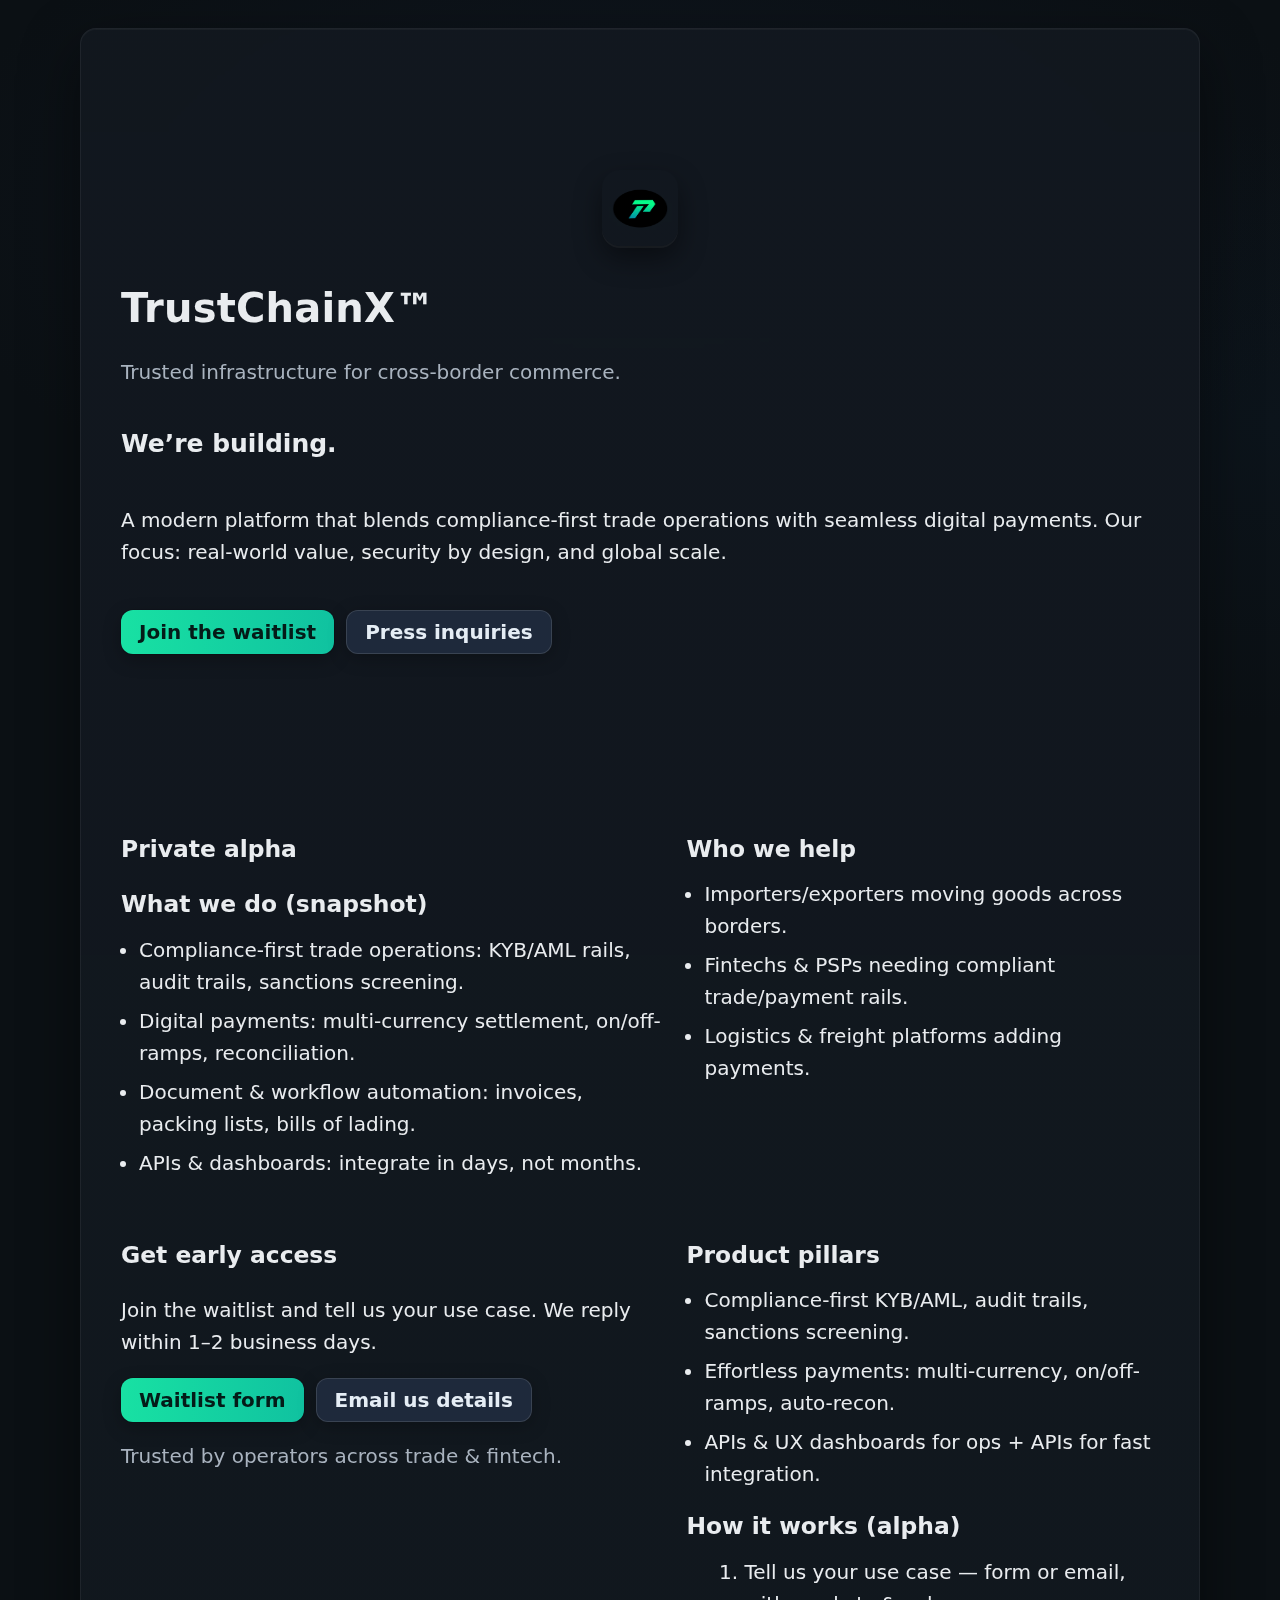
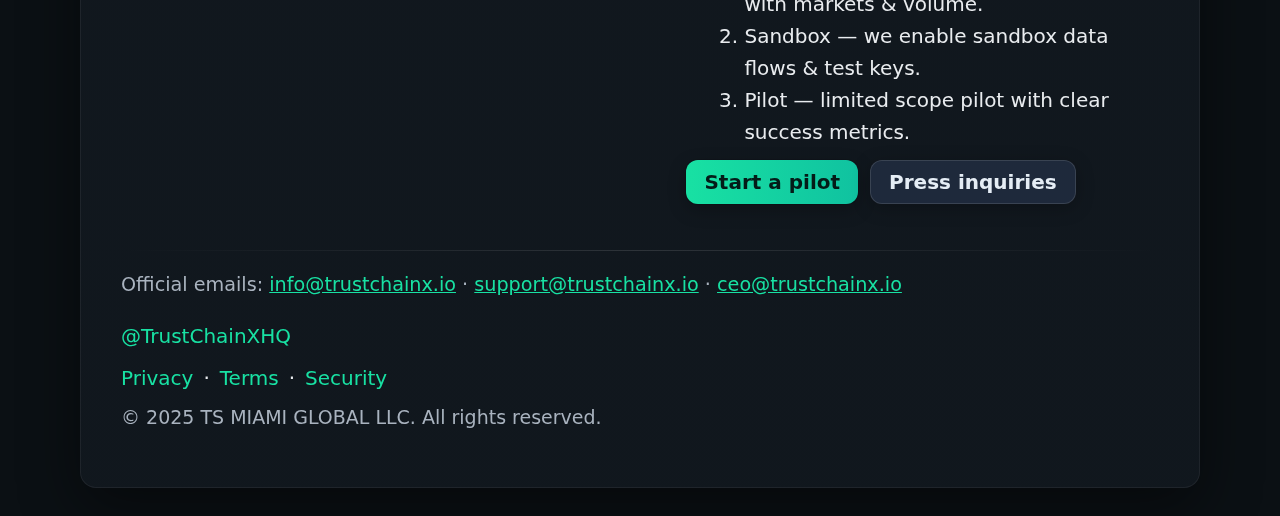
<file: index.html>
<!doctype html>
<html lang="en">
<head>
  <meta charset="utf-8" />
  <meta name="viewport" content="width=device-width,initial-scale=1" />

  <title>TrustChainX™ — Coming Soon</title>
  <meta name="description" content="Trusted infrastructure for cross-border commerce. A modern platform that blends compliance-first trade operations with seamless digital payments. Our focus: real-world value, security by design, and global scale." />
  <meta name="theme-color" content="#0b1014" />
  <link rel="canonical" href="https://trustchainx.io/" />
  <meta name="robots" content="index,follow" />

  <!-- Open Graph / Twitter cards -->
  <meta property="og:type" content="website">
  <meta property="og:title" content="TrustChainX™ — Coming Soon">
  <meta property="og:description" content="Trusted infrastructure for cross-border commerce.">
  <meta property="og:url" content="https://trustchainx.io/">
  <meta property="og:image" content="https://trustchainx.io/og-image.png">

  <meta name="twitter:card" content="summary_large_image">
  <meta name="twitter:site" content="@TrustChainXHQ">
  <meta name="twitter:title" content="TrustChainX™ — Coming Soon">
  <meta name="twitter:description" content="Trusted infrastructure for cross-border commerce.">
  <meta name="twitter:image" content="https://trustchainx.io/og-image.png">

  <!-- Icons / PWA -->
  <link rel="icon" href="favicon.ico" />
  <link rel="icon" type="image/png" sizes="16x16" href="icon-16.png" />
  <link rel="icon" type="image/png" sizes="32x32" href="icon-32.png" />
  <link rel="apple-touch-icon" sizes="180x180" href="icon-180.png" />
  <link rel="manifest" href="site.webmanifest" />
  <link rel="preload" href="logo-512.png" as="image" />

  <!-- Global theme (unified brand green/link styles) -->
  <link rel="stylesheet" href="theme.css" />

  <!-- Structured data: Organization + support contact -->
  <script type="application/ld+json">
  {
    "@context":"https://schema.org",
    "@type":"Organization",
    "name":"TrustChainX",
    "url":"https://trustchainx.io/",
    "logo":"https://trustchainx.io/logo-512.png",
    "sameAs":["https://x.com/TrustChainXHQ"],
    "contactPoint":[{
      "@type":"ContactPoint",
      "contactType":"customer support",
      "email":"support@trustchainx.io",
      "areaServed":"Global",
      "availableLanguage":["en"]
    }]
  }
  </script>

  <style>
    .only-mobile{display:none}
    @media (max-width:480px){
      .only-desktop{display:none}
      .only-mobile{display:inline}
    }

    :root{
      --bg:#0b1014;
      --card:#12181f;
      --fg:#e9ecef;
      --muted:#a9b3bf;
      --ring:rgba(0,0,0,.35);
      --brand-1:#18e1a3;
      --brand-2:#10c2a0;
      --shadow:0 20px 60px rgba(0,0,0,.45), inset 0 1px 0 rgba(255,255,255,.04);
      --border:1px solid rgba(255,255,255,.06);
    }

    html{font-size:18.5px}
    @media (min-width:768px){html{font-size:19px}}
    @media (min-width:1024px){html{font-size:20px}}

    *{box-sizing:border-box}
    body{
      margin:0; min-height:100dvh; display:grid; place-items:start center;
      background:
        radial-gradient(1200px 600px at 50% 10%, #0f1620 0%, transparent 60%),
        radial-gradient(900px 500px at 100% 20%, #0c141b 0%, transparent 60%),
        #0b1014;
      color:var(--fg); font:500 1rem/1.6 ui-sans-serif, system-ui, -apple-system, "Segoe UI", Roboto, "Helvetica Neue", Arial, "Apple Color Emoji","Segoe UI Emoji";
      -webkit-font-smoothing:antialiased; text-rendering:optimizeLegibility;
      padding:28px;
    }

    .wrapper{width:100%; display:flex; justify-content:center}
    .card{
      width:min(92vw, 1120px);
      padding:36px 40px;
      border-radius:16px;
      background:linear-gradient(180deg, rgba(18,24,31,.96), rgba(18,24,31,.92));
      border:var(--border);
      box-shadow:var(--shadow);
      backdrop-filter:blur(2px);
    }

    .hero{
      display:grid; align-content:center; gap:12px;
      min-height:60vh;
    }
    @media (min-width:1024px){ .hero{ min-height:80vh } }

    .section{margin:28px 0}
    .grid-2{display:grid; gap:22px}
    @media (min-width:900px){
      .grid-2{grid-template-columns: 1.15fr 1fr}
    }

    .logo-wrap{display:flex; justify-content:center; margin-top:-8px; margin-bottom:18px}
    .logo{width:76px; height:76px; border-radius:18px; box-shadow:0 2px 0 rgba(255,255,255,.05), 0 12px 28px rgba(0,0,0,.45); display:block}

    #brand{font-size:2rem; letter-spacing:.2px; margin:0 0 4px}
    .sublead{margin:0 0 24px; color:var(--muted)}
    .lead{font-size:1.25rem; margin:0 0 8px}
    h3{margin:18px 0 10px}
    ul{margin:0 0 12px 18px; padding:0}
    .list-tight li{margin:.35rem 0}
    .ol-tight{margin:0 0 12px 18px}

    .actions{display:flex; gap:12px; flex-wrap:wrap; margin:10px 0 18px}
    .btn{
      display:inline-flex; align-items:center; justify-content:center;
      height:44px; padding:0 18px; border-radius:12px;
      background:#1e293b; color:#e5edf5; border:1px solid rgba(255,255,255,.12);
      box-shadow:0 4px 18px rgba(0,0,0,.25);
      transition: transform .12s ease, filter .15s ease, background .2s ease, color .2s ease;
      font-weight:700;
    }
    .btn--cta{
      background: linear-gradient(90deg, var(--brand-1), var(--brand-2));
      color:#041b18; border:0;
      box-shadow: 0 0 0 1px rgba(0,0,0,.10), 0 6px 18px rgba(0,0,0,.25);
    }
    .btn--cta:hover, .btn--cta:focus{ filter: brightness(1.06) saturate(1.06); transform: translateY(-0.5px); }
    .btn--press{ background:#1e293b; border:1px solid rgba(255,255,255,.12); color:#e5edf5; }
    .btn--press:hover, .btn--press:focus, .btn--press:active{ background:linear-gradient(90deg,var(--brand-1),var(--brand-2)); color:#041b18; border:0; filter:brightness(1.04) saturate(1.05); }

    .rule{height:1px; border:0; margin:8px 0 14px; background:linear-gradient(90deg, transparent, rgba(255,255,255,.12), transparent);}
    .emails{color:var(--muted); font-size:.96rem}
    .emails a{text-decoration:underline}
    .social, .legal{display:flex; gap:10px; align-items:center; flex-wrap:wrap; margin:10px 0 0;}
    .copyr{margin-top:8px; color:var(--muted); font-size:.95rem}

    @media (max-width:520px){
      .card{padding:28px 22px}
      .logo{width:68px; height:68px}
      #brand{font-size:1.7rem}
      .actions{gap:10px}
      .btn{height:42px}
      .hero{min-height:unset}
    }
  </style>
</head>
<body>
  <main class="wrapper" aria-label="TrustChainX landing">
    <section class="card" role="region" aria-labelledby="brand">

      <!-- HERO -->
      <div class="hero">
        <div class="logo-wrap" aria-hidden="true">
          <img class="logo" src="logo-512.png" alt="TrustChainX logo" />
        </div>
        <h1 id="brand">TrustChainX™</h1>
        <p class="sublead">Trusted infrastructure for cross-border commerce.</p>

        <h2 class="lead">We’re building.</h2>
        <p>A modern platform that blends compliance-first trade operations with seamless digital payments. Our focus: real-world value, security by design, and global scale.</p>

        <div class="actions" role="group" aria-label="Primary actions">
          <a class="btn btn--cta" href="mailto:info@trustchainx.io?subject=Join%20the%20waitlist%20%E2%80%94%20TrustChainX">Join the waitlist</a>
          <a class="btn btn--press" href="mailto:press@trustchainx.io?subject=Press%20inquiry%20%E2%80%94%20TrustChainX">Press inquiries</a>
        </div>
      </div>

      <!-- CONTENT -->
      <div class="section grid-2">
        <div>
          <h3>Private alpha</h3>
          <h3>What we do (snapshot)</h3>
          <ul class="list-tight">
            <li>Compliance-first trade operations: KYB/AML rails, audit trails, sanctions screening.</li>
            <li>Digital payments: multi-currency settlement, on/off-ramps, reconciliation.</li>
            <li>Document &amp; workflow automation: invoices, packing lists, bills of lading.</li>
            <li>APIs &amp; dashboards: integrate in days, not months.</li>
          </ul>
        </div>

        <div>
          <h3>Who we help</h3>
          <ul class="list-tight">
            <li>Importers/exporters moving goods across borders.</li>
            <li>Fintechs &amp; PSPs needing compliant trade/payment rails.</li>
            <li>Logistics &amp; freight platforms adding payments.</li>
          </ul>
        </div>
      </div>

      <div class="section grid-2">
        <div>
          <h3>Get early access</h3>
          <p>Join the waitlist and tell us your use case. We reply within 1–2 business days.</p>
          <div class="actions">
            <a class="btn btn--cta" href="mailto:info@trustchainx.io?subject=Waitlist%20request%20%E2%80%94%20TrustChainX&amp;body=Company%20name%3A%0AMarkets%2Fcorridors%3A%0AVolume%20estimate%3A%0AUse%20case%3A%0ATimeline%3A%0A">Waitlist form</a>
            <a class="btn btn--press" href="mailto:support@trustchainx.io?subject=Early%20access%20details%20%E2%80%94%20TrustChainX">Email us details</a>
          </div>
          <p class="sublead">Trusted by operators across trade &amp; fintech.</p>
        </div>

        <div>
          <h3>Product pillars</h3>
          <ul class="list-tight">
            <li>Compliance-first KYB/AML, audit trails, sanctions screening.</li>
            <li>Effortless payments: multi-currency, on/off-ramps, auto-recon.</li>
            <li>APIs &amp; UX dashboards for ops + APIs for fast integration.</li>
          </ul>

          <h3>How it works (alpha)</h3>
          <ol class="ol-tight">
            <li>Tell us your use case — form or email, with markets &amp; volume.</li>
            <li>Sandbox — we enable sandbox data flows &amp; test keys.</li>
            <li>Pilot — limited scope pilot with clear success metrics.</li>
          </ol>
          <div class="actions">
            <a class="btn btn--cta" href="mailto:support@trustchainx.io?subject=Start%20a%20pilot%20%E2%80%94%20TrustChainX">Start a pilot</a>
            <a class="btn btn--press" href="mailto:press@trustchainx.io?subject=Press%20inquiry%20%E2%80%94%20TrustChainX">Press inquiries</a>
          </div>
        </div>
      </div>

      <hr class="rule" aria-hidden="true" />

      <p class="emails">
        Official emails:
        <a href="mailto:info@trustchainx.io">info@trustchainx.io</a> ·
        <a href="mailto:support@trustchainx.io">support@trustchainx.io</a> ·
        <a href="mailto:ceo@trustchainx.io">ceo@trustchainx.io</a>
      </p>

      <p class="social" aria-label="Social links">
        <a class="only-desktop"
           href="https://x.com/TrustChainXHQ?utm_source=website&utm_medium=footer"
           target="_blank" rel="noopener noreferrer"
           aria-label="@TrustChainXHQ on X">@TrustChainXHQ</a>
        <a class="only-mobile"
           href="https://x.com/TrustChainXHQ?utm_source=website&utm_medium=footer"
           target="_blank" rel="noopener noreferrer"
           aria-label="@TrustChainXHQ on X">X</a>
      </p>

      <nav class="legal" aria-label="Legal links">
        <a href="/privacy.html">Privacy</a> ·
        <a href="/terms.html">Terms</a> ·
        <a href="/security.html">Security</a>
      </nav>

      <p class="copyr">© 2025 TS MIAMI GLOBAL LLC. All rights reserved.</p>
    </section>
  </main>
</body>
</html>
</file>
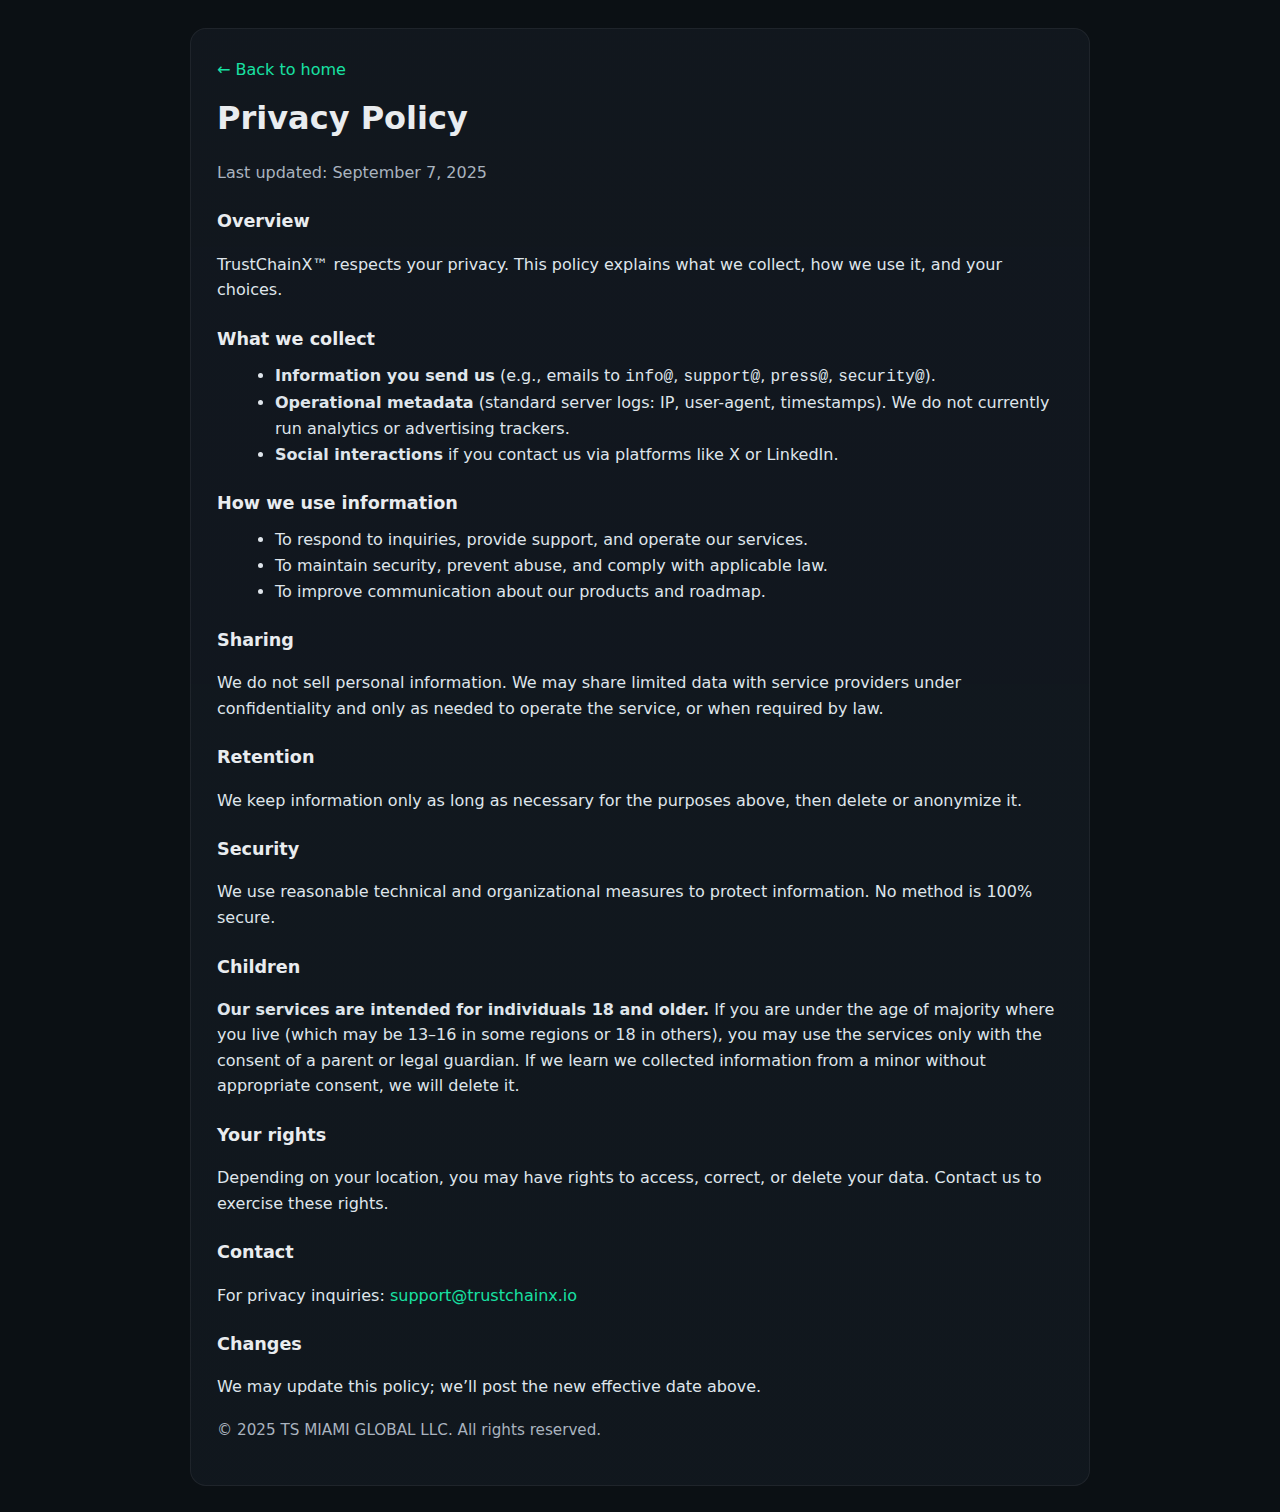
<file: privacy.html>
<!doctype html>
<html lang="en">
<head>
  <meta charset="utf-8" />
  <meta name="viewport" content="width=device-width,initial-scale=1" />
  <title>Privacy Policy — TrustChainX™</title>
  <meta name="description" content="Privacy Policy for TrustChainX™." />
  <meta name="theme-color" content="#0b1014" />
  <style>
    :root{--bg:#0b1014;--card:#12181f;--fg:#e9ecef;--muted:#a9b3bf;--border:1px solid rgba(255,255,255,.06)}
    *{box-sizing:border-box} body{margin:0;min-height:100dvh;display:grid;place-items:center;background:#0b1014;color:var(--fg);font:500 1rem/1.6 ui-sans-serif,system-ui,-apple-system,"Segoe UI",Roboto,"Helvetica Neue",Arial}
    .wrap{width:100%;padding:28px;display:flex;justify-content:center}
    .card{width:min(92vw,900px);background:linear-gradient(180deg, rgba(18,24,31,.96), rgba(18,24,31,.92));border:var(--border);border-radius:16px;padding:28px 26px}
    h1{margin:0 0 6px} h2{margin:22px 0 10px;font-size:1.1rem}
    p,li{color:#dfe5eb} small, .meta{color:var(--muted)}
    a{color:#7de7c8;text-decoration:none} a:hover{text-decoration:underline}
    .back{display:inline-block;margin-bottom:10px}
    ul{margin:8px 0 0 18px}
    .footer{margin-top:18px;color:var(--muted);font-size:.95rem}
  </style>
</head>
  <link rel="stylesheet" href="theme.css?v=2"><body>
  <main class="wrap">
    <section class="card">
      <a class="back" href="/">← Back to home</a>
      <h1>Privacy Policy</h1>
      <p class="meta">Last updated: September 7, 2025</p>

      <h2>Overview</h2>
      <p>TrustChainX™ respects your privacy. This policy explains what we collect, how we use it, and your choices.</p>

      <h2>What we collect</h2>
      <ul>
        <li><strong>Information you send us</strong> (e.g., emails to <code>info@</code>, <code>support@</code>, <code>press@</code>, <code>security@</code>).</li>
        <li><strong>Operational metadata</strong> (standard server logs: IP, user-agent, timestamps). We do not currently run analytics or advertising trackers.</li>
        <li><strong>Social interactions</strong> if you contact us via platforms like X or LinkedIn.</li>
      </ul>

      <h2>How we use information</h2>
      <ul>
        <li>To respond to inquiries, provide support, and operate our services.</li>
        <li>To maintain security, prevent abuse, and comply with applicable law.</li>
        <li>To improve communication about our products and roadmap.</li>
      </ul>

      <h2>Sharing</h2>
      <p>We do not sell personal information. We may share limited data with service providers under confidentiality and only as needed to operate the service, or when required by law.</p>

      <h2>Retention</h2>
      <p>We keep information only as long as necessary for the purposes above, then delete or anonymize it.</p>

      <h2>Security</h2>
      <p>We use reasonable technical and organizational measures to protect information. No method is 100% secure.</p>

      <h2>Children</h2>
      <p><strong>Our services are intended for individuals 18 and older.</strong> If you are under the age of majority where you live (which may be 13–16 in some regions or 18 in others), you may use the services only with the consent of a parent or legal guardian. If we learn we collected information from a minor without appropriate consent, we will delete it.</p>

      <h2>Your rights</h2>
      <p>Depending on your location, you may have rights to access, correct, or delete your data. Contact us to exercise these rights.</p>

      <h2>Contact</h2>
      <p>For privacy inquiries: <a href="mailto:support@trustchainx.io">support@trustchainx.io</a></p>

      <h2>Changes</h2>
      <p>We may update this policy; we’ll post the new effective date above.</p>

      <p class="footer">© 2025 TS MIAMI GLOBAL LLC. All rights reserved.</p>
    </section>
  </main>
</body>
</html>
</file>
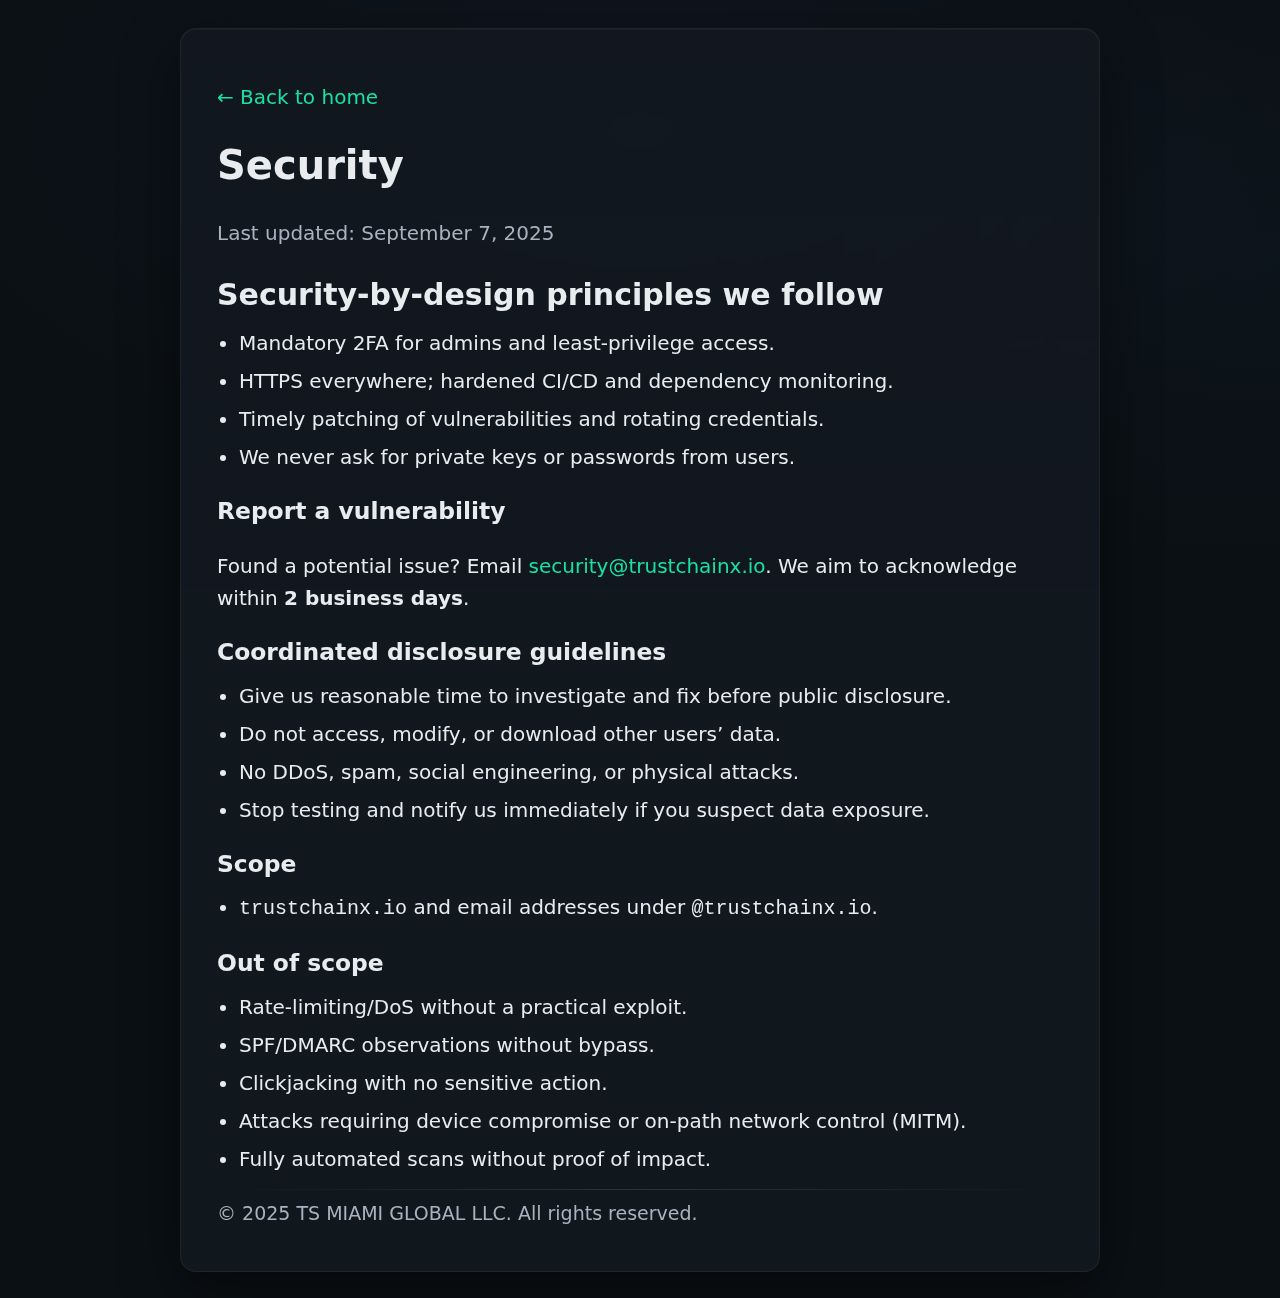
<file: security.html>
<!doctype html>
<html lang="en">
<head>
  <meta charset="utf-8" />
  <meta name="viewport" content="width=device-width,initial-scale=1" />

  <title>Security — TrustChainX™</title>
  <meta name="description" content="Security at TrustChainX™. Our security-by-design principles and responsible disclosure guidelines." />
  <meta name="theme-color" content="#0b1014" />

  <!-- Open Graph / Twitter cards (optional but nice for consistency) -->
  <meta property="og:type" content="website">
  <meta property="og:title" content="Security — TrustChainX™">
  <meta property="og:description" content="Security-by-design at TrustChainX™ and coordinated disclosure guidelines.">
  <meta property="og:url" content="https://trustchainx.io/security.html">
  <meta property="og:image" content="https://trustchainx.io/og-image.png">

  <meta name="twitter:card" content="summary_large_image">
  <meta name="twitter:site" content="@TrustChainXHQ">
  <meta name="twitter:title" content="Security — TrustChainX™">
  <meta name="twitter:description" content="Security-by-design at TrustChainX™ and coordinated disclosure guidelines.">
  <meta name="twitter:image" content="https://trustchainx.io/og-image.png">

  <style>
    /* Base theme (matches index/privacy/terms) */
    :root{
      --bg:#0b1014;
      --card:#12181f;
      --fg:#e9ecef;
      --muted:#a9b3bf;
      --ring:rgba(0,0,0,.35);
      --brand-1:#18e1a3; /* brand green */
      --brand-2:#10c2a0;

      --shadow:0 20px 60px rgba(0,0,0,.45), inset 0 1px 0 rgba(255,255,255,.04);
      --border:1px solid rgba(255,255,255,.06);
    }

    html{font-size:18.5px}
    @media (min-width:768px){html{font-size:19px}}
    @media (min-width:1024px){html{font-size:20px}}

    *{box-sizing:border-box}
    body{
      margin:0; min-height:100dvh; display:grid; place-items:center;
      background:
        radial-gradient(1200px 600px at 50% 10%, #0f1620 0%, transparent 60%),
        radial-gradient(900px 500px at 100% 20%, #0c141b 0%, transparent 60%),
        #0b1014;
      color:var(--fg);
      font:500 1rem/1.6 ui-sans-serif, system-ui, -apple-system, "Segoe UI", Roboto, "Helvetica Neue", Arial;
      -webkit-font-smoothing:antialiased; text-rendering:optimizeLegibility;
      padding:28px;
    }

    a{color:#18e1a3; text-decoration:none}
    a:hover{text-decoration:underline}
    a:focus-visible{outline:2px solid #2dd4bf; outline-offset:2px}

    .wrapper{width:100%; display:flex; justify-content:center}
    .card{
      width:min(92vw, 920px);
      padding:32px 36px 24px;
      border-radius:16px;
      background:linear-gradient(180deg, rgba(18,24,31,.96), rgba(18,24,31,.92));
      border:var(--border);
      box-shadow:var(--shadow);
      backdrop-filter:blur(2px);
    }

    h1{margin:0 0 6px}
    .muted{color:var(--muted)}
    h2{margin:22px 0 8px}
    h3{margin:20px 0 8px}
    ul{margin:0 0 14px; padding-left:22px}
    li{margin:6px 0}

    .rule{
      height:1px; border:0; margin:12px 0 8px;
      background:linear-gradient(90deg, transparent, rgba(255,255,255,.12), transparent);
    }
    .copyr{margin-top:8px; color:var(--muted); font-size:.95rem}

    @media (max-width:520px){
      .card{padding:26px 20px}
    }
  </style>
</head>
  <link rel="stylesheet" href="theme.css?v=2"><body>
  <main class="wrapper" aria-label="Security information">
    <section class="card" role="region" aria-labelledby="title">
      <p><a href="/" aria-label="Back to home">← Back to home</a></p>

      <h1 id="title">Security</h1>
      <p class="muted">Last updated: September 7, 2025</p>

      <h2>Security-by-design principles we follow</h2>
      <ul>
        <li>Mandatory 2FA for admins and least-privilege access.</li>
        <li>HTTPS everywhere; hardened CI/CD and dependency monitoring.</li>
        <li>Timely patching of vulnerabilities and rotating credentials.</li>
        <li>We never ask for private keys or passwords from users.</li>
      </ul>

      <h3>Report a vulnerability</h3>
      <p>
        Found a potential issue? Email
        <a href="mailto:security@trustchainx.io">security@trustchainx.io</a>.
        We aim to acknowledge within <strong>2 business days</strong>.
      </p>

      <h3>Coordinated disclosure guidelines</h3>
      <ul>
        <li>Give us reasonable time to investigate and fix before public disclosure.</li>
        <li>Do not access, modify, or download other users’ data.</li>
        <li>No DDoS, spam, social engineering, or physical attacks.</li>
        <li>Stop testing and notify us immediately if you suspect data exposure.</li>
      </ul>

      <h3>Scope</h3>
      <ul>
        <li><code>trustchainx.io</code> and email addresses under <code>@trustchainx.io</code>.</li>
      </ul>

      <h3>Out of scope</h3>
      <ul>
        <li>Rate-limiting/DoS without a practical exploit.</li>
        <li>SPF/DMARC observations without bypass.</li>
        <li>Clickjacking with no sensitive action.</li>
        <li>Attacks requiring device compromise or on-path network control (MITM).</li>
        <li>Fully automated scans without proof of impact.</li>
      </ul>

      <hr class="rule" aria-hidden="true" />
      <p class="copyr">© 2025 TS MIAMI GLOBAL LLC. All rights reserved.</p>
    </section>
  </main>
</body>
</html>
</file>
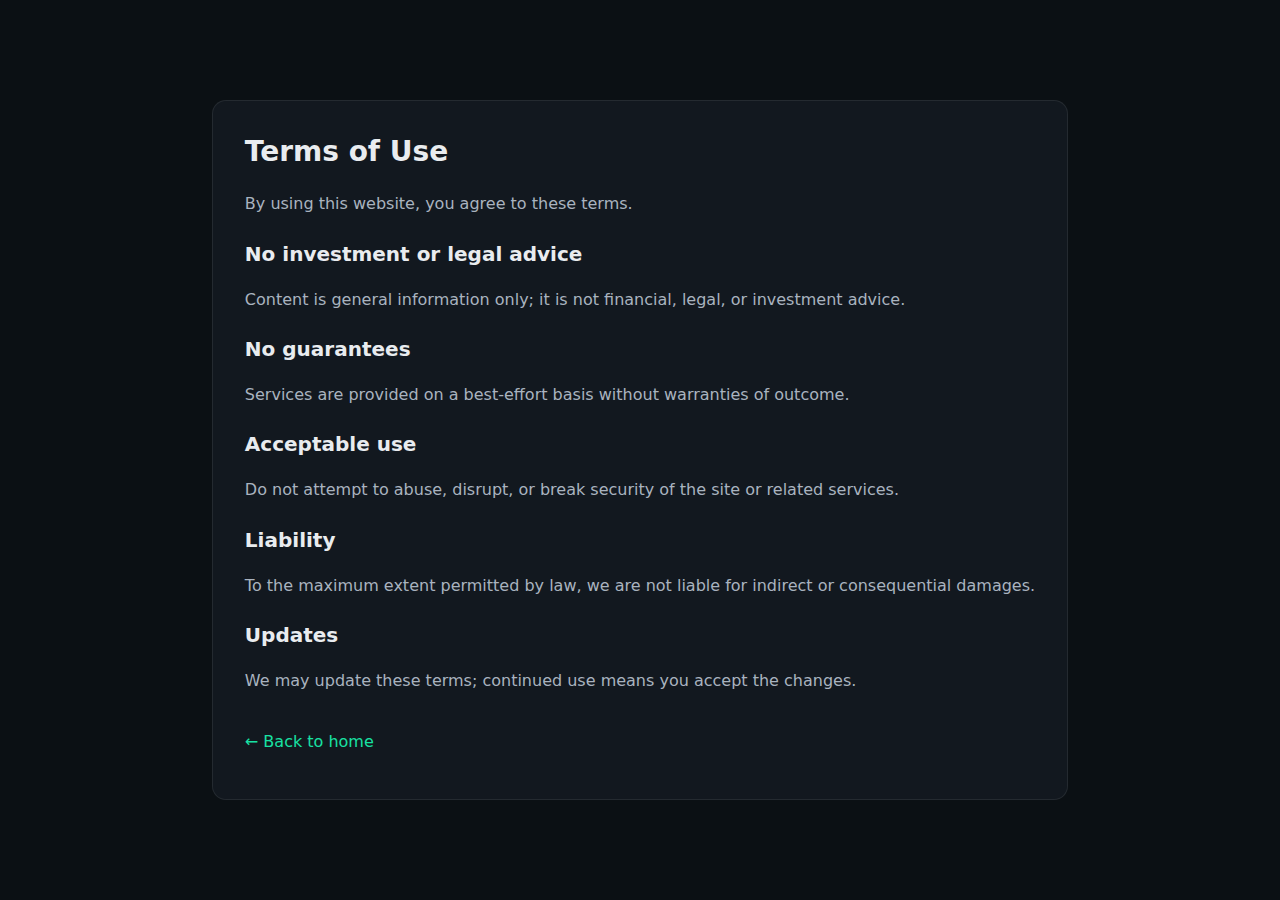
<file: terms.html>
<!doctype html>
<html lang="en"><head>
<meta charset="utf-8"><meta name="viewport" content="width=device-width,initial-scale=1">
<title>Terms — TrustChainX™</title><meta name="theme-color" content="#0b1014">
<style>
  body{margin:0;min-height:100vh;display:grid;place-items:center;background:#0b1014;color:#e9ecef;font:500 16px/1.65 system-ui,-apple-system,Segoe UI,Roboto,Helvetica,Arial}
  .card{max-width:840px;margin:40px;padding:28px 32px;border-radius:14px;background:#12181f;border:1px solid rgba(255,255,255,.08)}
  h1{margin:0 0 12px;font-size:28px} h2{margin:20px 0 8px;font-size:20px}
  p,li{color:#a9b3bf} a{color:#18e1a3;text-decoration:none} a:hover{text-decoration:underline}
  .back{margin-top:18px;display:inline-block}
</style></head><body>
<main class="card">
  <h1>Terms of Use</h1>
  <p>By using this website, you agree to these terms.</p>
  <h2>No investment or legal advice</h2>
  <p>Content is general information only; it is not financial, legal, or investment advice.</p>
  <h2>No guarantees</h2>
  <p>Services are provided on a best-effort basis without warranties of outcome.</p>
  <h2>Acceptable use</h2>
  <p>Do not attempt to abuse, disrupt, or break security of the site or related services.</p>
  <h2>Liability</h2>
  <p>To the maximum extent permitted by law, we are not liable for indirect or consequential damages.</p>
  <h2>Updates</h2>
  <p>We may update these terms; continued use means you accept the changes.</p>
  <p class="back"><a href="/">← Back to home</a></p>
</main>
</body></html>
</file>
<file: theme.css>
:root{
  --brand-green:#18e1a3;
  --focus:#2dd4bf;
}

a{color:var(--brand-green);text-decoration:none;}
a:visited{color:var(--brand-green);}
a:hover{text-decoration:underline;}
a:focus-visible{outline:2px solid var(--focus);outline-offset:2px;}

.link-green{color:var(--brand-green)!important;}
</file>
